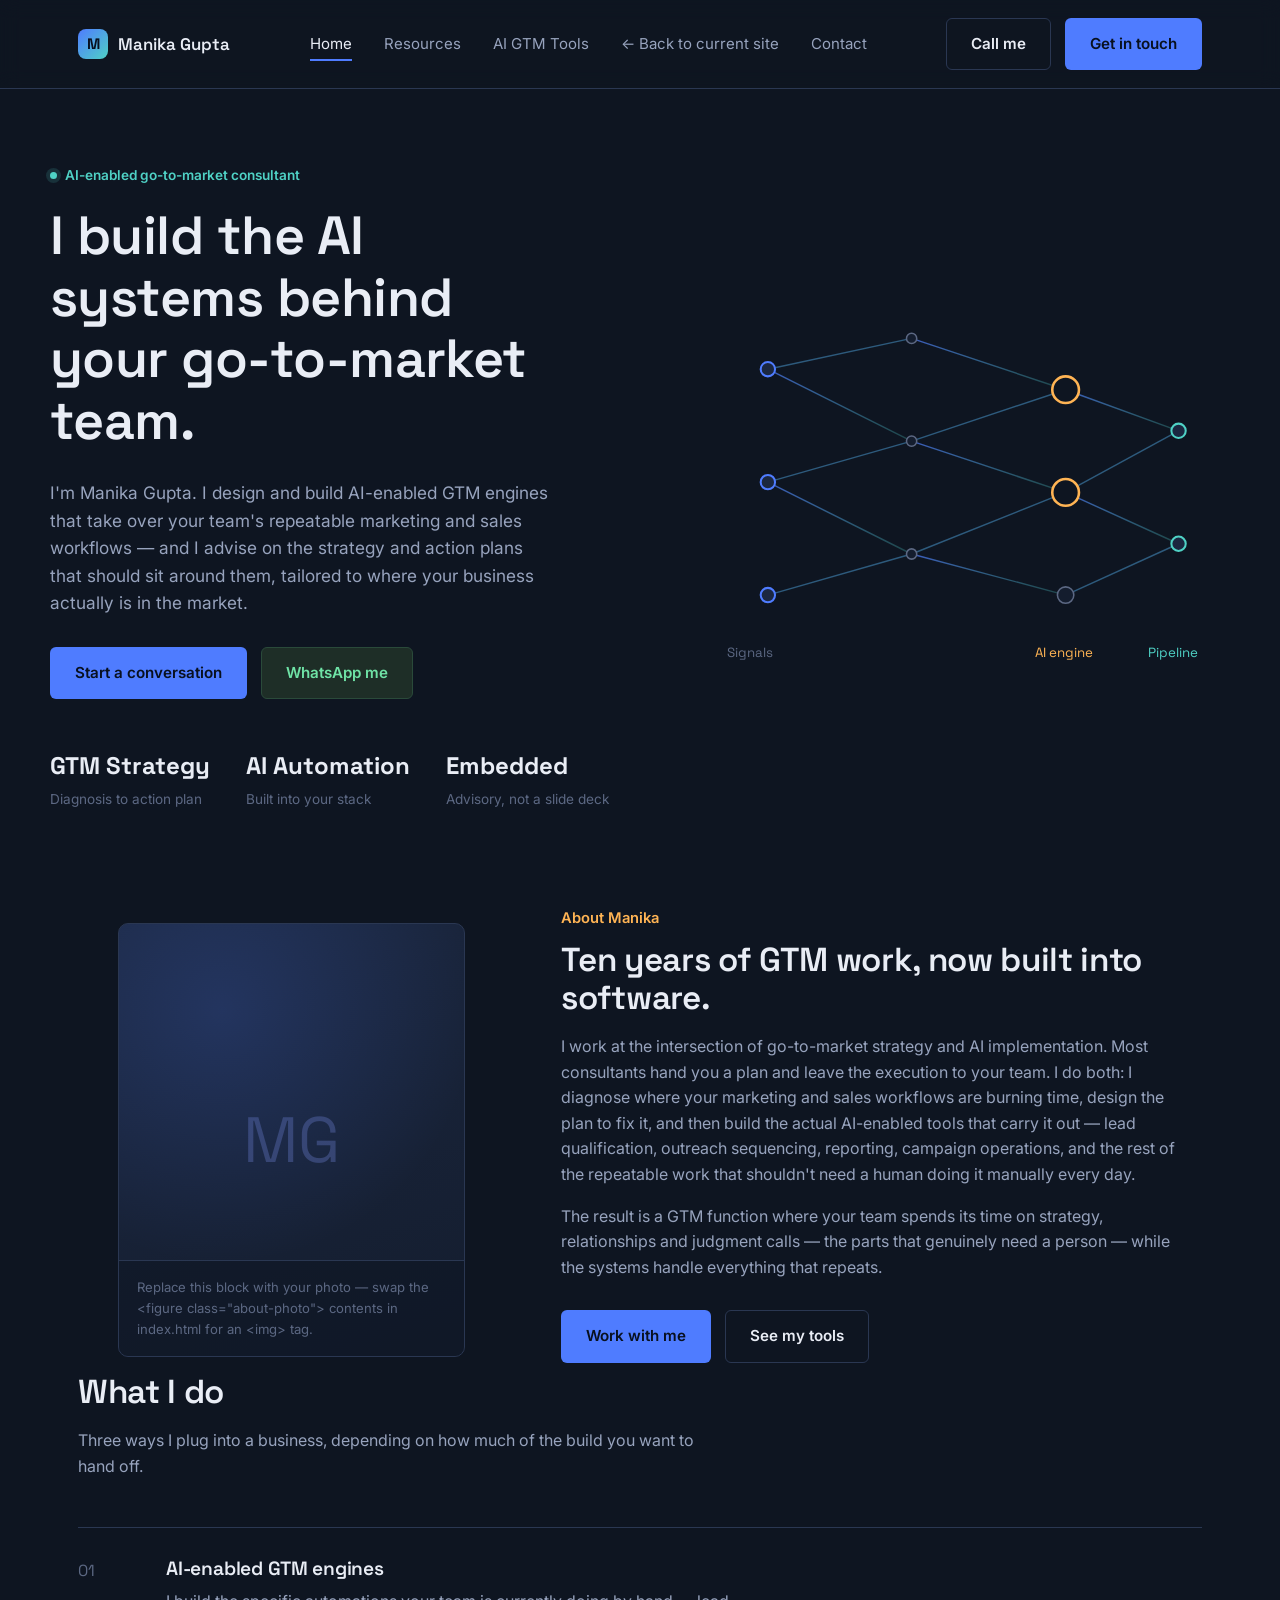
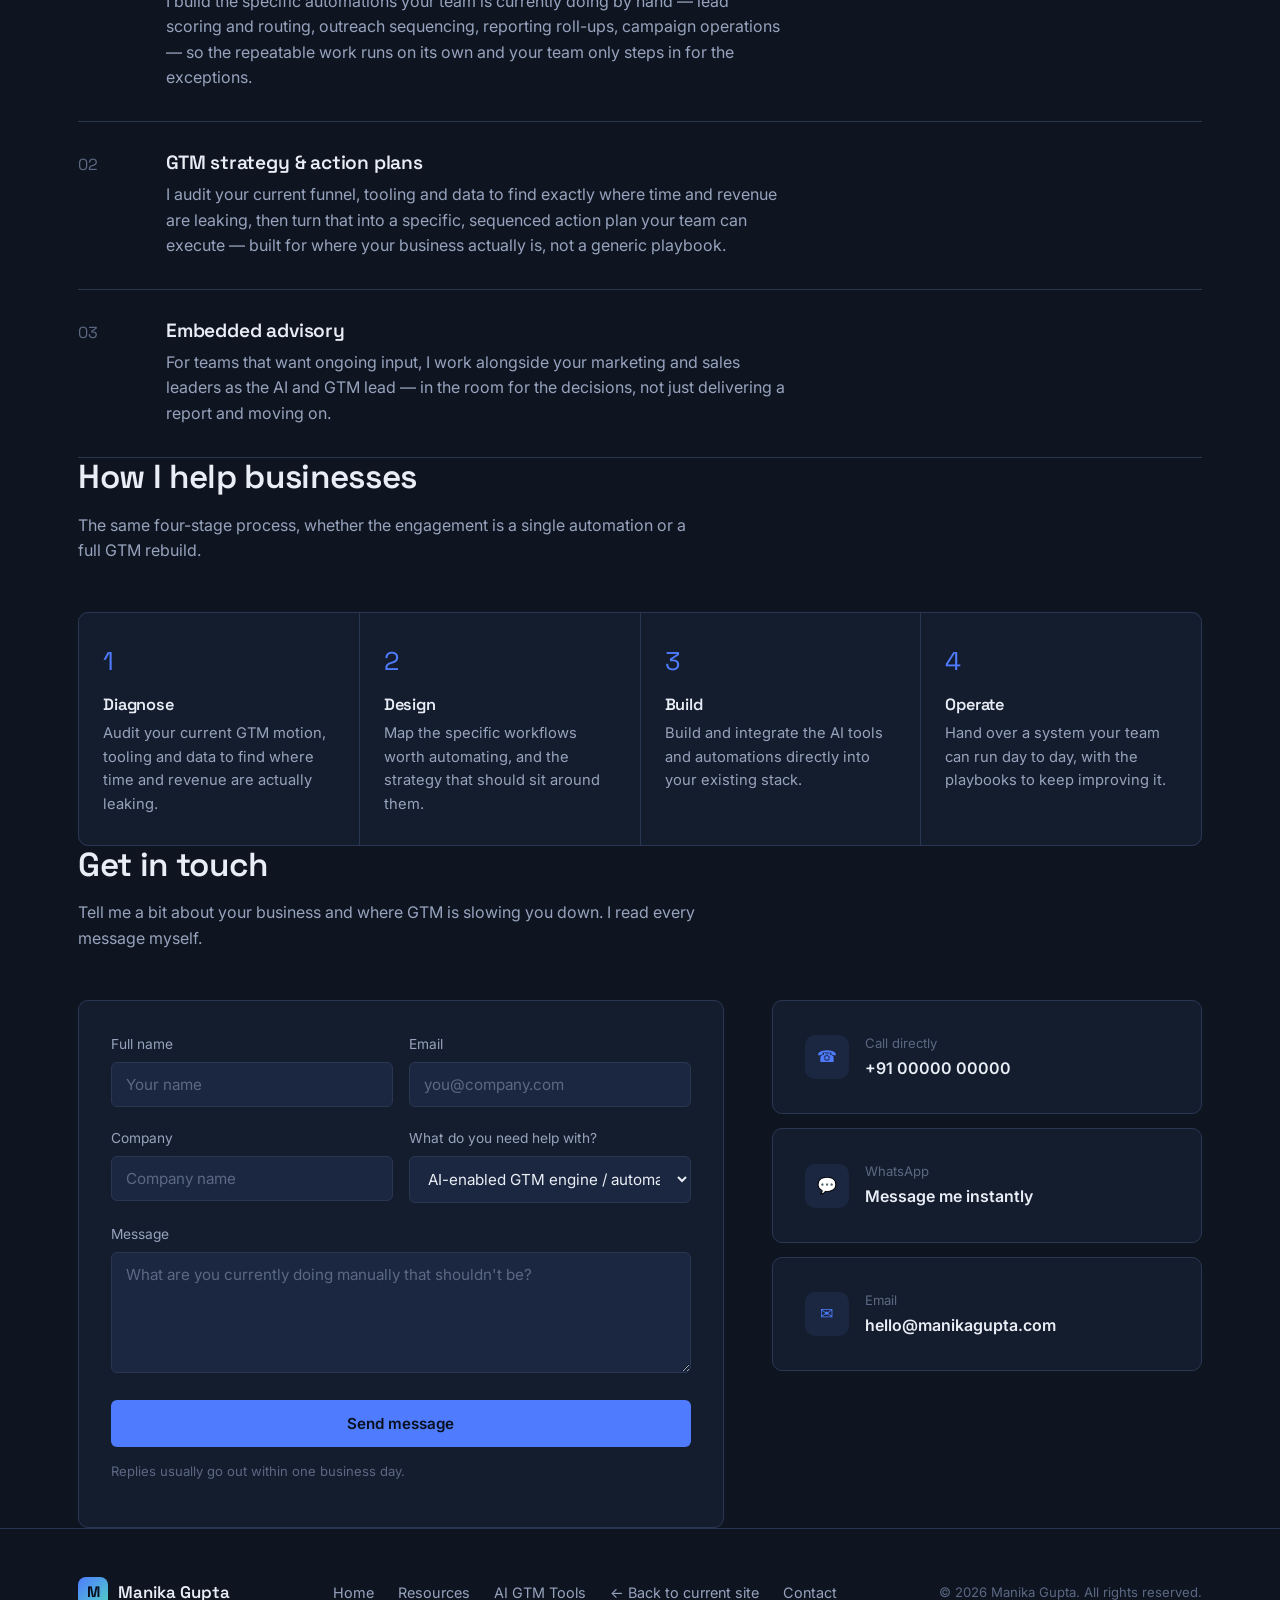
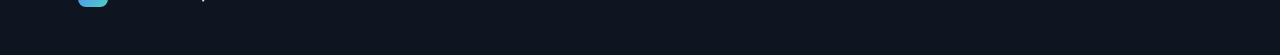
<file: legacy/index.html>
<!DOCTYPE html>
<html lang="en">
<head>
<meta charset="UTF-8">
<meta name="viewport" content="width=device-width, initial-scale=1.0">
<title>Manika Gupta — AI-Enabled Go-to-Market Consultant</title>
<meta name="description" content="Manika Gupta builds AI-enabled GTM engines and advises businesses on the action plans and go-to-market strategy behind them.">
<link rel="icon" href="data:image/svg+xml,<svg xmlns=%22http://www.w3.org/2000/svg%22 viewBox=%220 0 100 100%22><rect width=%22100%22 height=%22100%22 rx=%2220%22 fill=%22%234F7CFF%22/><text x=%2250%22 y=%2266%22 font-size=%2255%22 text-anchor=%22middle%22 fill=%22%2308101F%22 font-family=%22sans-serif%22 font-weight=%22700%22>M</text></svg>">
<link rel="preconnect" href="https://fonts.googleapis.com">
<link rel="preconnect" href="https://fonts.gstatic.com" crossorigin>
<link href="https://fonts.googleapis.com/css2?family=Space+Grotesk:wght@500;600;700&family=Inter:wght@400;500;600&display=swap" rel="stylesheet">
<link rel="stylesheet" href="css/styles.css">
</head>
<body>

<header class="site-header">
  <nav class="nav">
    <a href="index.html" class="brand"><span class="mark">M</span> Manika Gupta</a>
    <button class="nav-toggle" aria-label="Toggle menu" aria-expanded="false">☰</button>
    <ul class="nav-links">
      <li><a href="index.html" aria-current="page">Home</a></li>
      <li><a href="resources.html">Resources</a></li>
      <li><a href="tools.html">AI GTM Tools</a></li>
      <li><a href="../index.html">← Back to current site</a></li>
      <li><a href="index.html#contact">Contact</a></li>
    </ul>
    <div class="nav-actions">
      <a href="tel:+910000000000" class="btn btn-ghost">Call me</a>
      <a href="index.html#contact" class="btn btn-primary">Get in touch</a>
    </div>
  </nav>
</header>

<main>

  <!-- ===================== HERO ===================== -->
  <section class="hero container">
    <div class="hero-copy">
      <div class="hero-tag">AI-enabled go-to-market consultant</div>
      <h1>I build the AI systems behind your go-to-market team.</h1>
      <p class="lede">I'm Manika Gupta. I design and build AI-enabled GTM engines that take over your team's repeatable marketing and sales workflows — and I advise on the strategy and action plans that should sit around them, tailored to where your business actually is in the market.</p>
      <div class="hero-actions">
        <a href="index.html#contact" class="btn btn-primary">Start a conversation</a>
        <a href="https://wa.me/910000000000?text=Hi%20Manika%2C%20I%27d%20like%20to%20talk%20about%20GTM%20automation" class="btn btn-whatsapp" target="_blank" rel="noopener">WhatsApp me</a>
      </div>
      <div class="hero-stats">
        <div><strong>GTM Strategy</strong><span>Diagnosis to action plan</span></div>
        <div><strong>AI Automation</strong><span>Built into your stack</span></div>
        <div><strong>Embedded</strong><span>Advisory, not a slide deck</span></div>
      </div>
    </div>

    <div class="hero-art" aria-hidden="true">
      <svg viewBox="0 0 520 460" xmlns="http://www.w3.org/2000/svg">
        <defs>
          <linearGradient id="edge" x1="0" y1="0" x2="1" y2="1">
            <stop offset="0%" stop-color="#4F7CFF" stop-opacity="0.7"/>
            <stop offset="100%" stop-color="#4FD1C5" stop-opacity="0.25"/>
          </linearGradient>
        </defs>
        <g stroke="url(#edge)" stroke-width="1.4" fill="none">
          <path d="M70,120 L210,90"/>
          <path d="M70,120 L210,190"/>
          <path d="M70,230 L210,190"/>
          <path d="M70,230 L210,300"/>
          <path d="M70,340 L210,300"/>
          <path d="M210,90 L360,140"/>
          <path d="M210,190 L360,140"/>
          <path d="M210,190 L360,240"/>
          <path d="M210,300 L360,240"/>
          <path d="M210,300 L360,340"/>
          <path d="M360,140 L470,180"/>
          <path d="M360,240 L470,180"/>
          <path d="M360,240 L470,290"/>
          <path d="M360,340 L470,290"/>
        </g>
        <g>
          <circle cx="70" cy="120" r="7" fill="#1B2740" stroke="#4F7CFF" stroke-width="2"/>
          <circle cx="70" cy="230" r="7" fill="#1B2740" stroke="#4F7CFF" stroke-width="2"/>
          <circle cx="70" cy="340" r="7" fill="#1B2740" stroke="#4F7CFF" stroke-width="2"/>

          <circle cx="210" cy="90" r="5" fill="#141D2E" stroke="#5C6883" stroke-width="1.5"/>
          <circle cx="210" cy="190" r="5" fill="#141D2E" stroke="#5C6883" stroke-width="1.5"/>
          <circle cx="210" cy="300" r="5" fill="#141D2E" stroke="#5C6883" stroke-width="1.5"/>

          <circle cx="360" cy="140" r="13" fill="#0E1521" stroke="#FFB454" stroke-width="2.5"/>
          <circle cx="360" cy="240" r="13" fill="#0E1521" stroke="#FFB454" stroke-width="2.5"/>
          <circle cx="360" cy="340" r="8" fill="#141D2E" stroke="#5C6883" stroke-width="1.5"/>

          <circle cx="470" cy="180" r="7" fill="#1B2740" stroke="#4FD1C5" stroke-width="2"/>
          <circle cx="470" cy="290" r="7" fill="#1B2740" stroke="#4FD1C5" stroke-width="2"/>
        </g>
        <text x="30" y="400" font-family="Space Grotesk, sans-serif" font-size="13" fill="#5C6883">Signals</text>
        <text x="330" y="400" font-family="Space Grotesk, sans-serif" font-size="13" fill="#FFB454">AI engine</text>
        <text x="440" y="400" font-family="Space Grotesk, sans-serif" font-size="13" fill="#4FD1C5">Pipeline</text>
      </svg>
    </div>
  </section>

  <!-- ===================== ABOUT ===================== -->
  <section class="about container">
    <figure class="about-photo">
      <span class="initials">MG</span>
      <figcaption>Replace this block with your photo — swap the &lt;figure class="about-photo"&gt; contents in index.html for an &lt;img&gt; tag.</figcaption>
    </figure>
    <div class="about-copy">
      <div class="role">About Manika</div>
      <h2>Ten years of GTM work, now built into software.</h2>
      <p>I work at the intersection of go-to-market strategy and AI implementation. Most consultants hand you a plan and leave the execution to your team. I do both: I diagnose where your marketing and sales workflows are burning time, design the plan to fix it, and then build the actual AI-enabled tools that carry it out — lead qualification, outreach sequencing, reporting, campaign operations, and the rest of the repeatable work that shouldn't need a human doing it manually every day.</p>
      <p>The result is a GTM function where your team spends its time on strategy, relationships and judgment calls — the parts that genuinely need a person — while the systems handle everything that repeats.</p>
      <div class="hero-actions">
        <a href="index.html#contact" class="btn btn-primary">Work with me</a>
        <a href="tools.html" class="btn btn-ghost">See my tools</a>
      </div>
    </div>
  </section>

  <!-- ===================== WHAT I DO ===================== -->
  <section class="container">
    <div class="section-head">
      <h2>What I do</h2>
      <p>Three ways I plug into a business, depending on how much of the build you want to hand off.</p>
    </div>
    <div class="offer-list">
      <div class="offer-item">
        <div class="offer-num">01</div>
        <div>
          <h3>AI-enabled GTM engines</h3>
          <p>I build the specific automations your team is currently doing by hand — lead scoring and routing, outreach sequencing, reporting roll-ups, campaign operations — so the repeatable work runs on its own and your team only steps in for the exceptions.</p>
        </div>
      </div>
      <div class="offer-item">
        <div class="offer-num">02</div>
        <div>
          <h3>GTM strategy &amp; action plans</h3>
          <p>I audit your current funnel, tooling and data to find exactly where time and revenue are leaking, then turn that into a specific, sequenced action plan your team can execute — built for where your business actually is, not a generic playbook.</p>
        </div>
      </div>
      <div class="offer-item">
        <div class="offer-num">03</div>
        <div>
          <h3>Embedded advisory</h3>
          <p>For teams that want ongoing input, I work alongside your marketing and sales leaders as the AI and GTM lead — in the room for the decisions, not just delivering a report and moving on.</p>
        </div>
      </div>
    </div>
  </section>

  <!-- ===================== PROCESS ===================== -->
  <section class="container">
    <div class="section-head">
      <h2>How I help businesses</h2>
      <p>The same four-stage process, whether the engagement is a single automation or a full GTM rebuild.</p>
    </div>
    <div class="process">
      <div class="process-step">
        <div class="n">1</div>
        <h3>Diagnose</h3>
        <p>Audit your current GTM motion, tooling and data to find where time and revenue are actually leaking.</p>
      </div>
      <div class="process-step">
        <div class="n">2</div>
        <h3>Design</h3>
        <p>Map the specific workflows worth automating, and the strategy that should sit around them.</p>
      </div>
      <div class="process-step">
        <div class="n">3</div>
        <h3>Build</h3>
        <p>Build and integrate the AI tools and automations directly into your existing stack.</p>
      </div>
      <div class="process-step">
        <div class="n">4</div>
        <h3>Operate</h3>
        <p>Hand over a system your team can run day to day, with the playbooks to keep improving it.</p>
      </div>
    </div>
  </section>

  <!-- ===================== CONTACT ===================== -->
  <section class="container" id="contact">
    <div class="section-head">
      <h2>Get in touch</h2>
      <p>Tell me a bit about your business and where GTM is slowing you down. I read every message myself.</p>
    </div>
    <div class="contact-wrap">
      <div class="card">
        <!--
          Connect this form to Formspree (or any form backend) by
          replacing YOUR_FORM_ID below with your real form ID from
          https://formspree.io — see js/main.js for details.
        -->
        <form data-contact-form action="https://formspree.io/f/YOUR_FORM_ID" method="POST">
          <div class="field-row">
            <div class="field">
              <label for="name">Full name</label>
              <input id="name" name="name" type="text" placeholder="Your name" required>
            </div>
            <div class="field">
              <label for="email">Email</label>
              <input id="email" name="email" type="email" placeholder="you@company.com" required>
            </div>
          </div>
          <div class="field-row">
            <div class="field">
              <label for="company">Company</label>
              <input id="company" name="company" type="text" placeholder="Company name">
            </div>
            <div class="field">
              <label for="topic">What do you need help with?</label>
              <select id="topic" name="topic">
                <option>AI-enabled GTM engine / automation</option>
                <option>GTM strategy &amp; action plan</option>
                <option>Embedded advisory</option>
                <option>Something else</option>
              </select>
            </div>
          </div>
          <div class="field">
            <label for="message">Message</label>
            <textarea id="message" name="message" rows="5" placeholder="What are you currently doing manually that shouldn't be?" required></textarea>
          </div>
          <button type="submit" class="btn btn-primary btn-block">Send message</button>
          <p class="form-status" role="status"></p>
          <p class="form-note">Replies usually go out within one business day.</p>
        </form>
      </div>

      <div class="contact-direct">
        <a class="card" href="tel:+910000000000">
          <div class="icon">☎</div>
          <div><div class="label">Call directly</div><div class="value">+91 00000 00000</div></div>
        </a>
        <a class="card" href="https://wa.me/910000000000" target="_blank" rel="noopener">
          <div class="icon">💬</div>
          <div><div class="label">WhatsApp</div><div class="value">Message me instantly</div></div>
        </a>
        <a class="card" href="mailto:hello@manikagupta.com">
          <div class="icon">✉</div>
          <div><div class="label">Email</div><div class="value">hello@manikagupta.com</div></div>
        </a>
      </div>
    </div>
  </section>

</main>

<footer class="site-footer">
  <div class="container footer-wrap">
    <div class="brand"><span class="mark">M</span> Manika Gupta</div>
    <ul class="footer-links">
      <li><a href="index.html">Home</a></li>
      <li><a href="resources.html">Resources</a></li>
      <li><a href="tools.html">AI GTM Tools</a></li>
      <li><a href="../index.html">← Back to current site</a></li>
      <li><a href="index.html#contact">Contact</a></li>
    </ul>
    <div class="footer-small">© 2026 Manika Gupta. All rights reserved.</div>
  </div>
</footer>

<script src="js/main.js"></script>
</body>
</html>
</file>
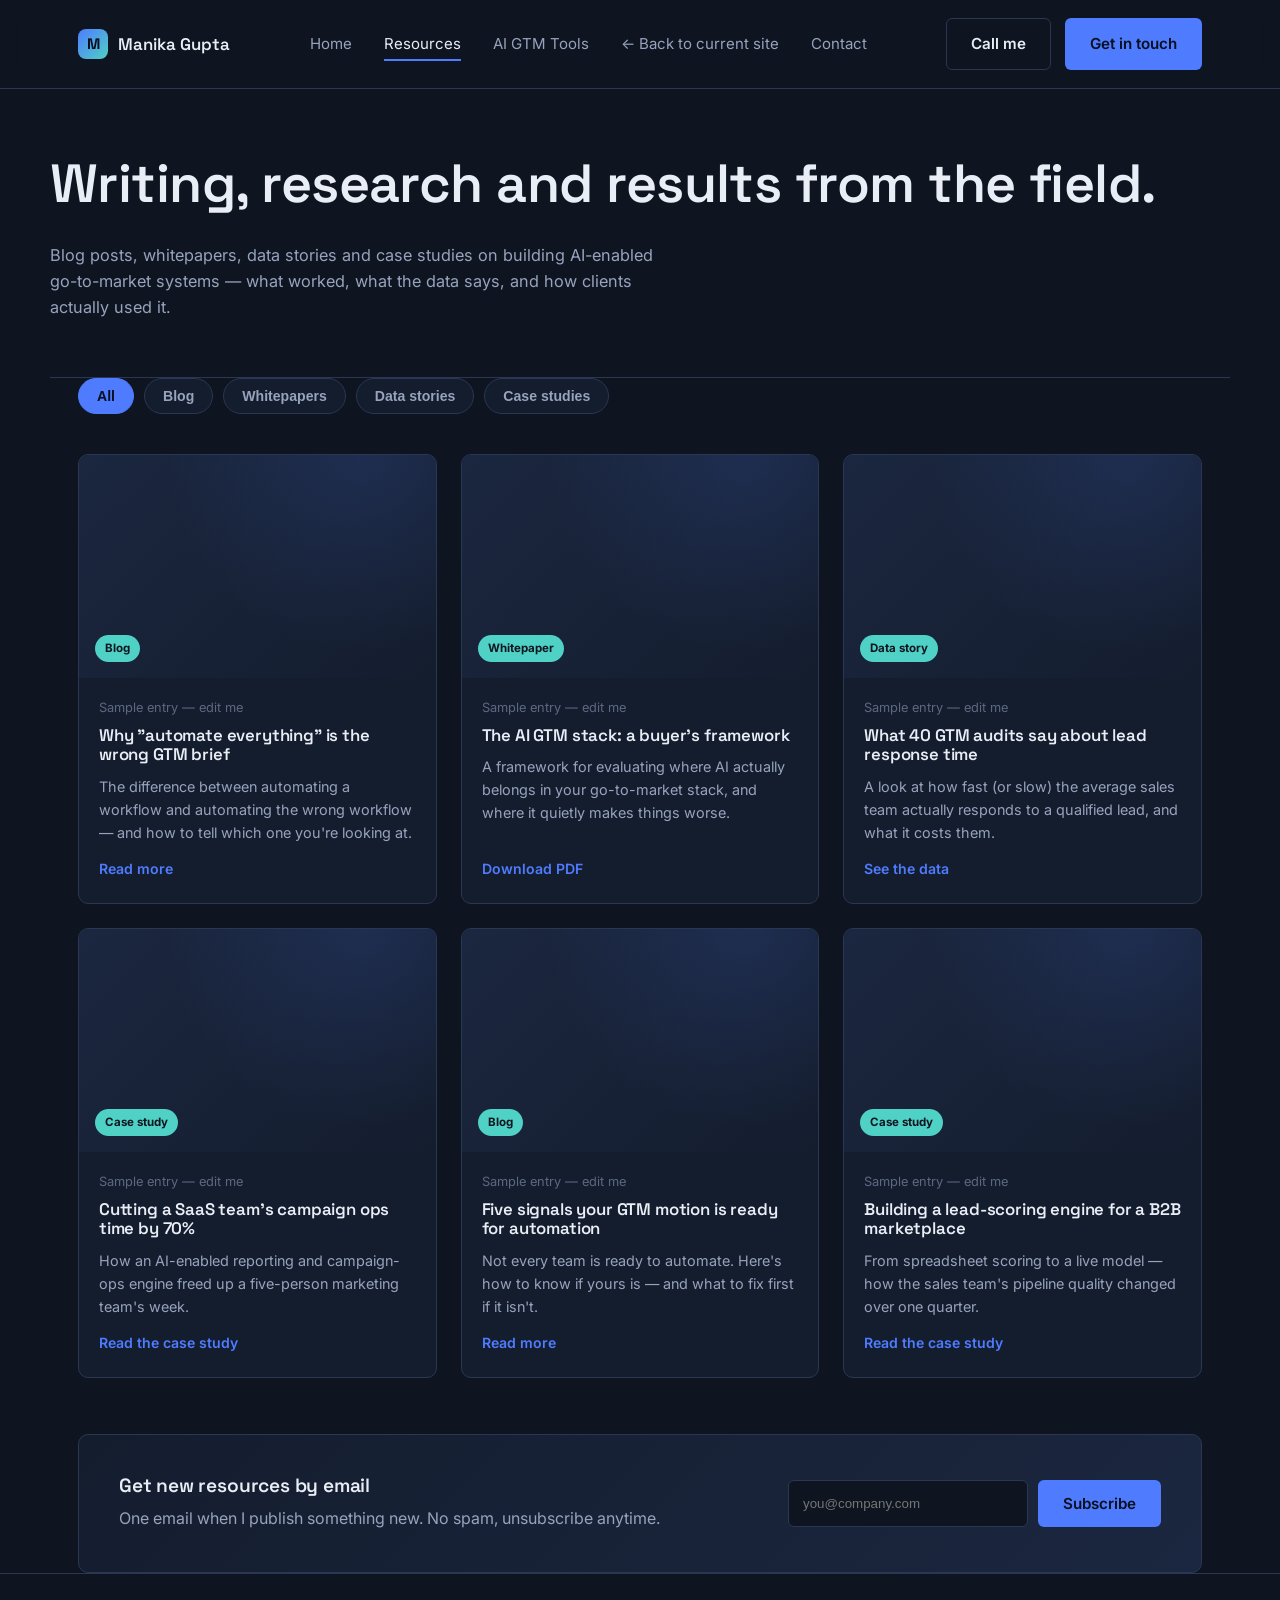
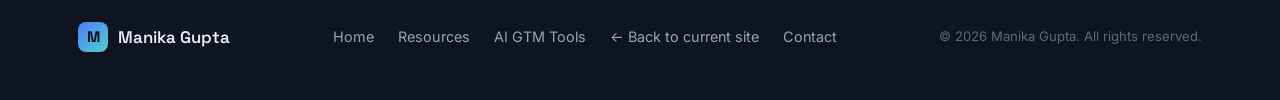
<file: legacy/resources.html>
<!DOCTYPE html>
<html lang="en">
<head>
<meta charset="UTF-8">
<meta name="viewport" content="width=device-width, initial-scale=1.0">
<title>Resources — Manika Gupta</title>
<meta name="description" content="Blogs, whitepapers, data stories and case studies on AI-enabled go-to-market strategy, from Manika Gupta.">
<link rel="icon" href="data:image/svg+xml,<svg xmlns=%22http://www.w3.org/2000/svg%22 viewBox=%220 0 100 100%22><rect width=%22100%22 height=%22100%22 rx=%2220%22 fill=%22%234F7CFF%22/><text x=%2250%22 y=%2266%22 font-size=%2255%22 text-anchor=%22middle%22 fill=%22%2308101F%22 font-family=%22sans-serif%22 font-weight=%22700%22>M</text></svg>">
<link rel="preconnect" href="https://fonts.googleapis.com">
<link rel="preconnect" href="https://fonts.gstatic.com" crossorigin>
<link href="https://fonts.googleapis.com/css2?family=Space+Grotesk:wght@500;600;700&family=Inter:wght@400;500;600&display=swap" rel="stylesheet">
<link rel="stylesheet" href="css/styles.css">
</head>
<body>

<header class="site-header">
  <nav class="nav">
    <a href="index.html" class="brand"><span class="mark">M</span> Manika Gupta</a>
    <button class="nav-toggle" aria-label="Toggle menu" aria-expanded="false">☰</button>
    <ul class="nav-links">
      <li><a href="index.html">Home</a></li>
      <li><a href="resources.html" aria-current="page">Resources</a></li>
      <li><a href="tools.html">AI GTM Tools</a></li>
      <li><a href="../index.html">← Back to current site</a></li>
      <li><a href="index.html#contact">Contact</a></li>
    </ul>
    <div class="nav-actions">
      <a href="tel:+910000000000" class="btn btn-ghost">Call me</a>
      <a href="index.html#contact" class="btn btn-primary">Get in touch</a>
    </div>
  </nav>
</header>

<main>
  <section class="page-hero container">
    <h1>Writing, research and results from the field.</h1>
    <p>Blog posts, whitepapers, data stories and case studies on building AI-enabled go-to-market systems — what worked, what the data says, and how clients actually used it.</p>
  </section>

  <section class="container">
    <div class="tabs" role="tablist" aria-label="Filter resources">
      <button class="tab-btn active" data-filter="all">All</button>
      <button class="tab-btn" data-filter="blog">Blog</button>
      <button class="tab-btn" data-filter="whitepaper">Whitepapers</button>
      <button class="tab-btn" data-filter="data-story">Data stories</button>
      <button class="tab-btn" data-filter="case-study">Case studies</button>
    </div>

    <!--
      Each card below is a placeholder — duplicate a <article class="res-card">
      block and edit the text, kind label, and data-category to publish a
      new piece. Link the "Read more" anchor to the full post/PDF once it exists.
    -->
    <div class="grid-3">

      <article class="res-card" data-category="blog">
        <div class="thumb"><span class="kind">Blog</span></div>
        <div class="body">
          <div class="meta">Sample entry — edit me</div>
          <h3>Why "automate everything" is the wrong GTM brief</h3>
          <p>The difference between automating a workflow and automating the wrong workflow — and how to tell which one you're looking at.</p>
          <a href="#" class="read">Read more</a>
        </div>
      </article>

      <article class="res-card" data-category="whitepaper">
        <div class="thumb"><span class="kind">Whitepaper</span></div>
        <div class="body">
          <div class="meta">Sample entry — edit me</div>
          <h3>The AI GTM stack: a buyer's framework</h3>
          <p>A framework for evaluating where AI actually belongs in your go-to-market stack, and where it quietly makes things worse.</p>
          <a href="#" class="read">Download PDF</a>
        </div>
      </article>

      <article class="res-card" data-category="data-story">
        <div class="thumb"><span class="kind">Data story</span></div>
        <div class="body">
          <div class="meta">Sample entry — edit me</div>
          <h3>What 40 GTM audits say about lead response time</h3>
          <p>A look at how fast (or slow) the average sales team actually responds to a qualified lead, and what it costs them.</p>
          <a href="#" class="read">See the data</a>
        </div>
      </article>

      <article class="res-card" data-category="case-study">
        <div class="thumb"><span class="kind">Case study</span></div>
        <div class="body">
          <div class="meta">Sample entry — edit me</div>
          <h3>Cutting a SaaS team's campaign ops time by 70%</h3>
          <p>How an AI-enabled reporting and campaign-ops engine freed up a five-person marketing team's week.</p>
          <a href="#" class="read">Read the case study</a>
        </div>
      </article>

      <article class="res-card" data-category="blog">
        <div class="thumb"><span class="kind">Blog</span></div>
        <div class="body">
          <div class="meta">Sample entry — edit me</div>
          <h3>Five signals your GTM motion is ready for automation</h3>
          <p>Not every team is ready to automate. Here's how to know if yours is — and what to fix first if it isn't.</p>
          <a href="#" class="read">Read more</a>
        </div>
      </article>

      <article class="res-card" data-category="case-study">
        <div class="thumb"><span class="kind">Case study</span></div>
        <div class="body">
          <div class="meta">Sample entry — edit me</div>
          <h3>Building a lead-scoring engine for a B2B marketplace</h3>
          <p>From spreadsheet scoring to a live model — how the sales team's pipeline quality changed over one quarter.</p>
          <a href="#" class="read">Read the case study</a>
        </div>
      </article>

    </div>

    <div class="newsletter mt-lg">
      <div>
        <h3>Get new resources by email</h3>
        <p style="margin-bottom:0;">One email when I publish something new. No spam, unsubscribe anytime.</p>
      </div>
      <form data-contact-form action="https://formspree.io/f/YOUR_FORM_ID" method="POST">
        <input type="email" name="email" placeholder="you@company.com" required>
        <button type="submit" class="btn btn-primary">Subscribe</button>
      </form>
    </div>
  </section>
</main>

<footer class="site-footer">
  <div class="container footer-wrap">
    <div class="brand"><span class="mark">M</span> Manika Gupta</div>
    <ul class="footer-links">
      <li><a href="index.html">Home</a></li>
      <li><a href="resources.html">Resources</a></li>
      <li><a href="tools.html">AI GTM Tools</a></li>
      <li><a href="../index.html">← Back to current site</a></li>
      <li><a href="index.html#contact">Contact</a></li>
    </ul>
    <div class="footer-small">© 2026 Manika Gupta. All rights reserved.</div>
  </div>
</footer>

<script src="js/main.js"></script>
</body>
</html>
</file>
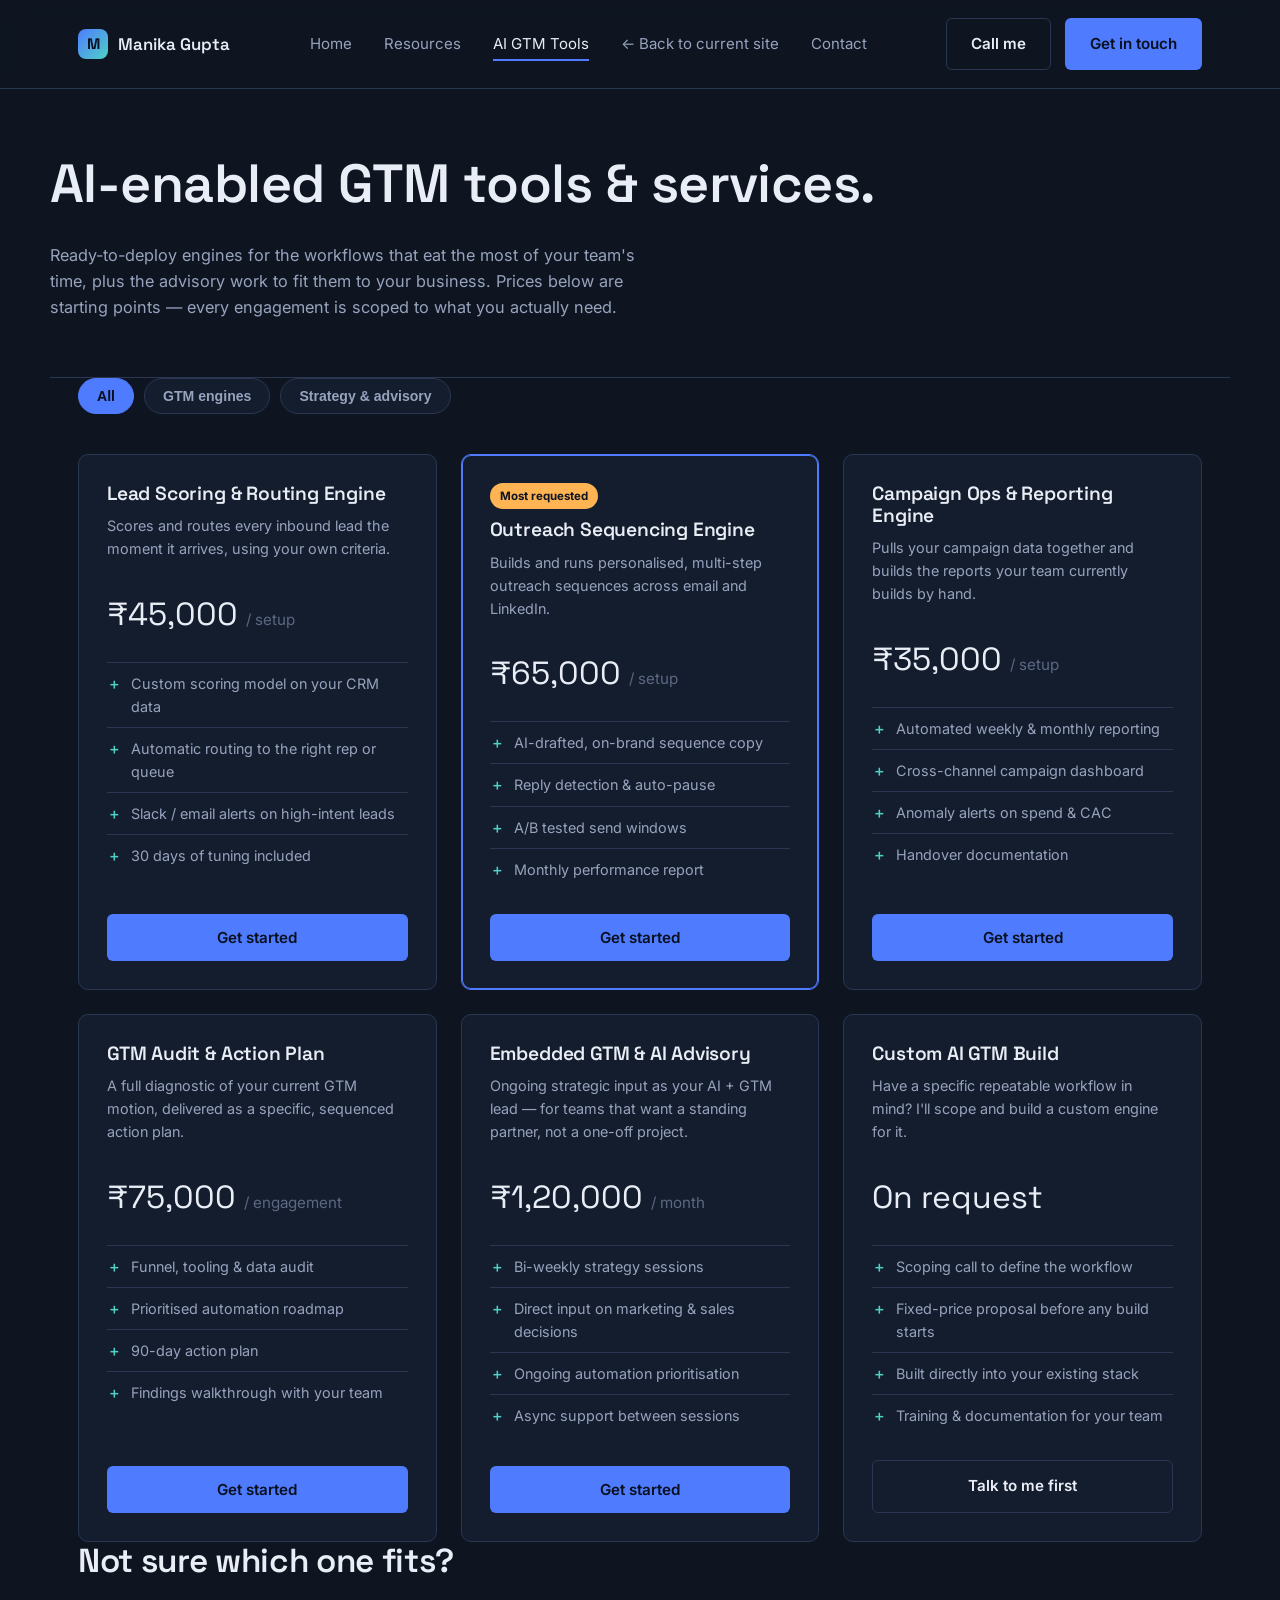
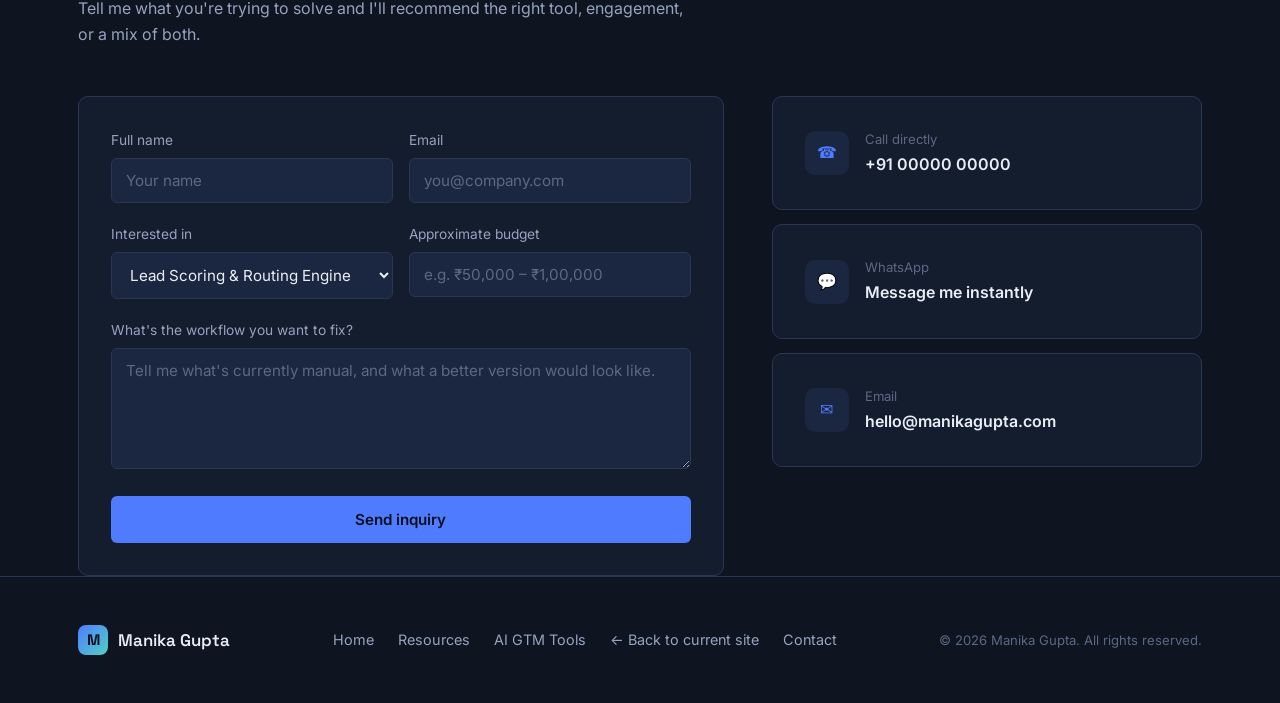
<file: legacy/tools.html>
<!DOCTYPE html>
<html lang="en">
<head>
<meta charset="UTF-8">
<meta name="viewport" content="width=device-width, initial-scale=1.0">
<title>AI GTM Tools &amp; Services — Manika Gupta</title>
<meta name="description" content="AI-enabled GTM engines and services built by Manika Gupta, ready to plug into your marketing and sales workflows.">
<link rel="icon" href="data:image/svg+xml,<svg xmlns=%22http://www.w3.org/2000/svg%22 viewBox=%220 0 100 100%22><rect width=%22100%22 height=%22100%22 rx=%2220%22 fill=%22%234F7CFF%22/><text x=%2250%22 y=%2266%22 font-size=%2255%22 text-anchor=%22middle%22 fill=%22%2308101F%22 font-family=%22sans-serif%22 font-weight=%22700%22>M</text></svg>">
<link rel="preconnect" href="https://fonts.googleapis.com">
<link rel="preconnect" href="https://fonts.gstatic.com" crossorigin>
<link href="https://fonts.googleapis.com/css2?family=Space+Grotesk:wght@500;600;700&family=Inter:wght@400;500;600&display=swap" rel="stylesheet">
<link rel="stylesheet" href="css/styles.css">
</head>
<body>

<header class="site-header">
  <nav class="nav">
    <a href="index.html" class="brand"><span class="mark">M</span> Manika Gupta</a>
    <button class="nav-toggle" aria-label="Toggle menu" aria-expanded="false">☰</button>
    <ul class="nav-links">
      <li><a href="index.html">Home</a></li>
      <li><a href="resources.html">Resources</a></li>
      <li><a href="tools.html" aria-current="page">AI GTM Tools</a></li>
      <li><a href="../index.html">← Back to current site</a></li>
      <li><a href="#inquire">Contact</a></li>
    </ul>
    <div class="nav-actions">
      <a href="tel:+910000000000" class="btn btn-ghost">Call me</a>
      <a href="#inquire" class="btn btn-primary">Get in touch</a>
    </div>
  </nav>
</header>

<main>
  <section class="page-hero container">
    <h1>AI-enabled GTM tools &amp; services.</h1>
    <p>Ready-to-deploy engines for the workflows that eat the most of your team's time, plus the advisory work to fit them to your business. Prices below are starting points — every engagement is scoped to what you actually need.</p>
  </section>

  <section class="container">
    <div class="tabs" role="tablist" aria-label="Filter tools">
      <button class="tab-btn active" data-filter="all">All</button>
      <button class="tab-btn" data-filter="engine">GTM engines</button>
      <button class="tab-btn" data-filter="advisory">Strategy &amp; advisory</button>
    </div>

    <!--
      Duplicate a .tool-card block to add a new tool or service.
      Add data-checkout, data-name and data-price to any button to
      wire it into the payment-summary modal at the bottom of this page.
    -->
    <div class="grid-3">

      <div class="tool-card" data-category="engine">
        <h3>Lead Scoring &amp; Routing Engine</h3>
        <p style="font-size:0.9rem;">Scores and routes every inbound lead the moment it arrives, using your own criteria.</p>
        <div class="price">₹45,000 <span>/ setup</span></div>
        <ul>
          <li>Custom scoring model on your CRM data</li>
          <li>Automatic routing to the right rep or queue</li>
          <li>Slack / email alerts on high-intent leads</li>
          <li>30 days of tuning included</li>
        </ul>
        <button class="btn btn-primary btn-block" data-checkout data-name="Lead Scoring & Routing Engine" data-price="₹45,000">Get started</button>
      </div>

      <div class="tool-card featured" data-category="engine">
        <div class="badge">Most requested</div>
        <h3>Outreach Sequencing Engine</h3>
        <p style="font-size:0.9rem;">Builds and runs personalised, multi-step outreach sequences across email and LinkedIn.</p>
        <div class="price">₹65,000 <span>/ setup</span></div>
        <ul>
          <li>AI-drafted, on-brand sequence copy</li>
          <li>Reply detection &amp; auto-pause</li>
          <li>A/B tested send windows</li>
          <li>Monthly performance report</li>
        </ul>
        <button class="btn btn-primary btn-block" data-checkout data-name="Outreach Sequencing Engine" data-price="₹65,000">Get started</button>
      </div>

      <div class="tool-card" data-category="engine">
        <h3>Campaign Ops &amp; Reporting Engine</h3>
        <p style="font-size:0.9rem;">Pulls your campaign data together and builds the reports your team currently builds by hand.</p>
        <div class="price">₹35,000 <span>/ setup</span></div>
        <ul>
          <li>Automated weekly &amp; monthly reporting</li>
          <li>Cross-channel campaign dashboard</li>
          <li>Anomaly alerts on spend &amp; CAC</li>
          <li>Handover documentation</li>
        </ul>
        <button class="btn btn-primary btn-block" data-checkout data-name="Campaign Ops & Reporting Engine" data-price="₹35,000">Get started</button>
      </div>

      <div class="tool-card" data-category="advisory">
        <h3>GTM Audit &amp; Action Plan</h3>
        <p style="font-size:0.9rem;">A full diagnostic of your current GTM motion, delivered as a specific, sequenced action plan.</p>
        <div class="price">₹75,000 <span>/ engagement</span></div>
        <ul>
          <li>Funnel, tooling &amp; data audit</li>
          <li>Prioritised automation roadmap</li>
          <li>90-day action plan</li>
          <li>Findings walkthrough with your team</li>
        </ul>
        <button class="btn btn-primary btn-block" data-checkout data-name="GTM Audit & Action Plan" data-price="₹75,000">Get started</button>
      </div>

      <div class="tool-card" data-category="advisory">
        <h3>Embedded GTM &amp; AI Advisory</h3>
        <p style="font-size:0.9rem;">Ongoing strategic input as your AI + GTM lead — for teams that want a standing partner, not a one-off project.</p>
        <div class="price">₹1,20,000 <span>/ month</span></div>
        <ul>
          <li>Bi-weekly strategy sessions</li>
          <li>Direct input on marketing &amp; sales decisions</li>
          <li>Ongoing automation prioritisation</li>
          <li>Async support between sessions</li>
        </ul>
        <button class="btn btn-primary btn-block" data-checkout data-name="Embedded GTM & AI Advisory" data-price="₹1,20,000 / month">Get started</button>
      </div>

      <div class="tool-card" data-category="engine">
        <h3>Custom AI GTM Build</h3>
        <p style="font-size:0.9rem;">Have a specific repeatable workflow in mind? I'll scope and build a custom engine for it.</p>
        <div class="price">On request</div>
        <ul>
          <li>Scoping call to define the workflow</li>
          <li>Fixed-price proposal before any build starts</li>
          <li>Built directly into your existing stack</li>
          <li>Training &amp; documentation for your team</li>
        </ul>
        <a href="#inquire" class="btn btn-ghost btn-block">Talk to me first</a>
      </div>

    </div>
  </section>

  <!-- ===================== INQUIRY FORM ===================== -->
  <section class="container" id="inquire">
    <div class="section-head">
      <h2>Not sure which one fits?</h2>
      <p>Tell me what you're trying to solve and I'll recommend the right tool, engagement, or a mix of both.</p>
    </div>
    <div class="contact-wrap">
      <div class="card">
        <form data-contact-form action="https://formspree.io/f/YOUR_FORM_ID" method="POST">
          <div class="field-row">
            <div class="field">
              <label for="t-name">Full name</label>
              <input id="t-name" name="name" type="text" placeholder="Your name" required>
            </div>
            <div class="field">
              <label for="t-email">Email</label>
              <input id="t-email" name="email" type="email" placeholder="you@company.com" required>
            </div>
          </div>
          <div class="field-row">
            <div class="field">
              <label for="t-tool">Interested in</label>
              <select id="t-tool" name="tool_interest">
                <option>Lead Scoring & Routing Engine</option>
                <option>Outreach Sequencing Engine</option>
                <option>Campaign Ops & Reporting Engine</option>
                <option>GTM Audit & Action Plan</option>
                <option>Embedded GTM & AI Advisory</option>
                <option>Custom build / not sure yet</option>
              </select>
            </div>
            <div class="field">
              <label for="t-budget">Approximate budget</label>
              <input id="t-budget" name="budget" type="text" placeholder="e.g. ₹50,000 – ₹1,00,000">
            </div>
          </div>
          <div class="field">
            <label for="t-message">What's the workflow you want to fix?</label>
            <textarea id="t-message" name="message" rows="5" placeholder="Tell me what's currently manual, and what a better version would look like." required></textarea>
          </div>
          <button type="submit" class="btn btn-primary btn-block">Send inquiry</button>
          <p class="form-status" role="status"></p>
        </form>
      </div>

      <div class="contact-direct">
        <a class="card" href="tel:+910000000000">
          <div class="icon">☎</div>
          <div><div class="label">Call directly</div><div class="value">+91 00000 00000</div></div>
        </a>
        <a class="card" href="https://wa.me/910000000000" target="_blank" rel="noopener">
          <div class="icon">💬</div>
          <div><div class="label">WhatsApp</div><div class="value">Message me instantly</div></div>
        </a>
        <a class="card" href="mailto:hello@manikagupta.com">
          <div class="icon">✉</div>
          <div><div class="label">Email</div><div class="value">hello@manikagupta.com</div></div>
        </a>
      </div>
    </div>
  </section>
</main>

<footer class="site-footer">
  <div class="container footer-wrap">
    <div class="brand"><span class="mark">M</span> Manika Gupta</div>
    <ul class="footer-links">
      <li><a href="index.html">Home</a></li>
      <li><a href="resources.html">Resources</a></li>
      <li><a href="tools.html">AI GTM Tools</a></li>
      <li><a href="../index.html">← Back to current site</a></li>
      <li><a href="#inquire">Contact</a></li>
    </ul>
    <div class="footer-small">© 2026 Manika Gupta. All rights reserved.</div>
  </div>
</footer>

<!-- Payment summary modal — UI placeholder, see js/main.js for how to wire a real gateway -->
<div class="modal-backdrop">
  <div class="modal">
    <button class="modal-close" aria-label="Close">✕</button>
    <h3 data-modal-title>Tool name</h3>
    <p style="font-size:0.88rem;">This is a preview of the checkout summary. Connect a payment gateway (Razorpay, Stripe, or a hosted payment link) to accept real payments — see the comment in <code>js/main.js</code>.</p>
    <div class="sum"><span>Service</span><span data-modal-service>—</span></div>
    <div class="sum total"><span>Total due</span><span data-modal-price>—</span></div>
    <a href="#inquire" class="btn btn-primary btn-block" style="margin-top:20px;">Proceed via inquiry form</a>
  </div>
</div>

<script src="js/main.js"></script>
</body>
</html>
</file>
<file: legacy/css/styles.css>
/* ============================================================
   Manika Gupta — AI-Enabled GTM Consultant
   Design tokens
   ============================================================ */

:root{
  /* Color */
  --ink:        #0E1521;   /* base background — deep slate navy */
  --ink-2:      #141D2E;   /* raised surface */
  --ink-3:      #1B2740;   /* card / input surface */
  --line:       #2A3752;   /* hairline borders */
  --text:       #E9EDF5;   /* primary text */
  --text-dim:   #97A3BD;   /* secondary text */
  --text-faint: #5C6883;   /* tertiary / placeholder text */
  --blue:       #4F7CFF;   /* primary accent — signal blue */
  --blue-dim:   #35426b;
  --amber:      #FFB454;   /* secondary accent — warm counterpoint */
  --teal:       #4FD1C5;   /* tertiary accent, used sparingly */
  --good:       #4FD18C;

  /* Type */
  --font-head: "Space Grotesk", "Segoe UI", sans-serif;
  --font-body: "Inter", "Segoe UI", sans-serif;

  /* Layout */
  --max: 1180px;
  --radius: 10px;
  --radius-sm: 6px;
}

*,*::before,*::after{ box-sizing: border-box; }
html{ scroll-behavior: smooth; }

body{
  margin:0;
  background: var(--ink);
  color: var(--text);
  font-family: var(--font-body);
  font-size: 16px;
  line-height: 1.6;
  -webkit-font-smoothing: antialiased;
}

@media (prefers-reduced-motion: reduce){
  html{ scroll-behavior: auto; }
  *,*::before,*::after{ animation-duration: 0.01ms !important; transition-duration: 0.01ms !important; }
}

img{ max-width: 100%; display:block; }

a{ color: inherit; text-decoration: none; }

h1,h2,h3,h4{
  font-family: var(--font-head);
  font-weight: 600;
  line-height: 1.15;
  margin: 0 0 0.5em 0;
  letter-spacing: -0.01em;
}

h1{ font-size: clamp(2.1rem, 4.2vw, 3.4rem); }
h2{ font-size: clamp(1.6rem, 2.6vw, 2.2rem); }
h3{ font-size: 1.2rem; }

p{ margin: 0 0 1em 0; color: var(--text-dim); max-width: 62ch; }

.container{
  max-width: var(--max);
  margin: 0 auto;
  padding: 0 28px;
}

section{ padding: 96px 0; }
@media (max-width: 720px){ section{ padding: 64px 0; } }

.section-head{ max-width: 640px; margin-bottom: 48px; }
.section-head p{ margin-bottom: 0; }

/* Focus visibility */
a:focus-visible, button:focus-visible, input:focus-visible, textarea:focus-visible, select:focus-visible{
  outline: 2px solid var(--blue);
  outline-offset: 3px;
}

/* ---------------- Buttons ---------------- */
.btn{
  display:inline-flex;
  align-items:center;
  gap:8px;
  padding: 13px 24px;
  border-radius: var(--radius-sm);
  font-family: var(--font-body);
  font-weight: 600;
  font-size: 0.95rem;
  border: 1px solid transparent;
  cursor: pointer;
  transition: transform 0.15s ease, background 0.15s ease, border-color 0.15s ease;
  white-space: nowrap;
}
.btn:hover{ transform: translateY(-1px); }

.btn-primary{ background: var(--blue); color: #08101F; }
.btn-primary:hover{ background: #6690ff; }

.btn-ghost{ background: transparent; color: var(--text); border-color: var(--line); }
.btn-ghost:hover{ border-color: var(--blue); color: var(--blue); }

.btn-whatsapp{ background: #1E2E27; color: #6FE3A6; border-color: #2A4A3A; }
.btn-whatsapp:hover{ border-color: #4FD18C; }

.btn-block{ width: 100%; justify-content: center; }

/* ---------------- Nav ---------------- */
.site-header{
  position: sticky; top:0; z-index: 50;
  background: rgba(14,21,33,0.86);
  backdrop-filter: blur(10px);
  border-bottom: 1px solid var(--line);
}
.nav{
  display:flex; align-items:center; justify-content:space-between;
  padding: 18px 28px;
  max-width: var(--max); margin: 0 auto;
}
.brand{
  display:flex; align-items:center; gap:10px;
  font-family: var(--font-head); font-weight:600; font-size: 1.05rem; color: var(--text);
}
.brand .mark{
  width: 30px; height: 30px; border-radius: 8px;
  background: linear-gradient(135deg, var(--blue), var(--teal));
  display:flex; align-items:center; justify-content:center;
  color: #08101F; font-weight: 700; font-size: 0.95rem;
  flex: none;
}
.nav-links{
  display:flex; align-items:center; gap: 32px;
  list-style:none; margin:0; padding:0;
}
.nav-links a{
  font-size: 0.94rem; color: var(--text-dim);
  padding: 6px 0; border-bottom: 2px solid transparent;
  transition: color .15s ease, border-color .15s ease;
}
.nav-links a:hover, .nav-links a[aria-current="page"]{ color: var(--text); border-color: var(--blue); }
.nav-actions{ display:flex; align-items:center; gap:14px; }
.nav-toggle{
  display:none; background:none; border:1px solid var(--line); border-radius: 8px;
  width: 40px; height: 40px; color: var(--text); font-size: 1.1rem;
}

@media (max-width: 880px){
  .nav-links{
    position:absolute; top: 100%; left:0; right:0;
    flex-direction: column; align-items: flex-start; gap: 4px;
    background: var(--ink-2); border-bottom: 1px solid var(--line);
    padding: 12px 28px 20px; display:none;
  }
  .nav-links.open{ display:flex; }
  .nav-links a{ width:100%; padding: 12px 0; border-bottom: 1px solid var(--line); }
  .nav-toggle{ display:block; }
  .nav-actions .btn-ghost{ display:none; }
}

/* ---------------- Hero ---------------- */
.hero{
  padding: 72px 0 96px;
  display:grid; grid-template-columns: 1.05fr 0.95fr; gap: 56px; align-items:center;
}
@media (max-width: 920px){ .hero{ grid-template-columns: 1fr; padding-top: 40px; } }

.hero-tag{
  display:inline-flex; align-items:center; gap:8px;
  color: var(--teal); font-size: 0.85rem; font-weight: 600;
  margin-bottom: 18px;
}
.hero-tag::before{
  content:""; width:7px; height:7px; border-radius:50%; background: var(--teal);
  box-shadow: 0 0 0 4px rgba(79,209,197,0.15);
}
.hero h1{ max-width: 15ch; }
.hero .lede{ font-size: 1.08rem; max-width: 46ch; color: var(--text-dim); }
.hero-actions{ display:flex; gap:14px; flex-wrap:wrap; margin-top: 30px; }

.hero-stats{
  display:flex; gap: 36px; margin-top: 48px; flex-wrap: wrap;
}
.hero-stats div strong{
  display:block; font-family: var(--font-head); font-size: 1.5rem; color: var(--text);
}
.hero-stats div span{ font-size: 0.85rem; color: var(--text-faint); }

.hero-art{ position:relative; }
.hero-art svg{ width:100%; height:auto; }

/* ---------------- About ---------------- */
.about{ display:grid; grid-template-columns: 0.8fr 1.2fr; gap: 56px; align-items:start; }
@media (max-width: 860px){ .about{ grid-template-columns: 1fr; } }

.about-photo{
  aspect-ratio: 4/5; border-radius: var(--radius);
  background: linear-gradient(160deg, var(--ink-3), var(--ink-2));
  border: 1px solid var(--line);
  display:flex; align-items:center; justify-content:center;
  position: relative; overflow:hidden;
}
.about-photo .initials{
  font-family: var(--font-head); font-size: 4rem; color: var(--blue-dim);
}
.about-photo::after{
  content:""; position:absolute; inset:0;
  background: radial-gradient(circle at 30% 20%, rgba(79,124,255,0.18), transparent 60%);
}
.about-photo figcaption{
  position:absolute; bottom:0; left:0; right:0; padding: 16px 18px;
  font-size: 0.82rem; color: var(--text-faint); border-top: 1px solid var(--line);
  background: rgba(14,21,33,0.55);
}

.about-copy .role{ color: var(--amber); font-weight:600; font-size: 0.92rem; margin-bottom: 10px; }

/* ---------------- Offering list (avoids generic card grid) ---------------- */
.offer-list{ display:flex; flex-direction: column; }
.offer-item{
  display:grid; grid-template-columns: 64px 1fr; gap: 24px;
  padding: 30px 0; border-top: 1px solid var(--line);
}
.offer-item:last-child{ border-bottom: 1px solid var(--line); }
.offer-num{ font-family: var(--font-head); font-size: 1rem; color: var(--text-faint); }
.offer-item h3{ margin-bottom: 8px; color: var(--text); }
.offer-item p{ margin-bottom: 0; }

/* ---------------- Process (numbered — genuinely a sequence) ---------------- */
.process{ display:grid; grid-template-columns: repeat(4,1fr); gap: 1px; background: var(--line); border: 1px solid var(--line); border-radius: var(--radius); overflow:hidden; }
@media (max-width: 860px){ .process{ grid-template-columns: 1fr 1fr; } }
@media (max-width: 520px){ .process{ grid-template-columns: 1fr; } }
.process-step{ background: var(--ink-2); padding: 28px 24px; }
.process-step .n{ font-family: var(--font-head); font-size: 1.6rem; color: var(--blue); margin-bottom: 14px; }
.process-step h3{ font-size: 1.02rem; margin-bottom: 8px; }
.process-step p{ font-size: 0.92rem; margin-bottom:0; }

/* ---------------- Contact ---------------- */
.contact-wrap{ display:grid; grid-template-columns: 1.2fr 0.8fr; gap: 48px; }
@media (max-width: 860px){ .contact-wrap{ grid-template-columns: 1fr; } }

.card{
  background: var(--ink-2); border: 1px solid var(--line); border-radius: var(--radius);
  padding: 32px;
}

.field{ margin-bottom: 20px; }
.field label{ display:block; font-size: 0.86rem; color: var(--text-dim); margin-bottom: 7px; }
.field input, .field textarea, .field select{
  width:100%; background: var(--ink-3); border: 1px solid var(--line); color: var(--text);
  border-radius: var(--radius-sm); padding: 12px 14px; font-family: var(--font-body); font-size: 0.95rem;
}
.field input::placeholder, .field textarea::placeholder{ color: var(--text-faint); }
.field-row{ display:grid; grid-template-columns: 1fr 1fr; gap: 16px; }
@media (max-width: 520px){ .field-row{ grid-template-columns: 1fr; } }

.contact-direct{ display:flex; flex-direction: column; gap: 14px; }
.contact-direct .card{ display:flex; align-items:center; gap:16px; }
.contact-direct .icon{
  width:44px; height:44px; border-radius:10px; background: var(--ink-3);
  display:flex; align-items:center; justify-content:center; flex:none; color: var(--blue);
}
.contact-direct .label{ font-size: 0.82rem; color: var(--text-faint); margin-bottom: 2px; }
.contact-direct .value{ font-weight:600; color: var(--text); }

.form-note{ font-size: 0.82rem; color: var(--text-faint); margin-top: 14px; }
.form-status{ font-size: 0.88rem; margin-top: 14px; display:none; }
.form-status.ok{ color: var(--good); display:block; }
.form-status.err{ color: #FF8A80; display:block; }

/* ---------------- Footer ---------------- */
.site-footer{ border-top: 1px solid var(--line); padding: 48px 0; }
.footer-wrap{ display:flex; justify-content:space-between; align-items:center; flex-wrap: wrap; gap: 20px; }
.footer-links{ display:flex; gap: 24px; list-style:none; margin:0; padding:0; }
.footer-links a{ color: var(--text-dim); font-size: 0.9rem; }
.footer-links a:hover{ color: var(--blue); }
.footer-small{ color: var(--text-faint); font-size: 0.82rem; }

/* ---------------- Page hero (secondary pages) ---------------- */
.page-hero{ padding: 64px 0 40px; border-bottom: 1px solid var(--line); }
.page-hero p{ font-size: 1.02rem; }

/* ---------------- Resource / tool tabs ---------------- */
.tabs{ display:flex; gap: 10px; flex-wrap: wrap; margin-bottom: 40px; }
.tab-btn{
  background: var(--ink-2); border: 1px solid var(--line); color: var(--text-dim);
  padding: 9px 18px; border-radius: 999px; font-size: 0.88rem; font-weight: 600; cursor:pointer;
  transition: all .15s ease;
}
.tab-btn:hover{ color: var(--text); }
.tab-btn.active{ background: var(--blue); border-color: var(--blue); color: #08101F; }

.grid-3{ display:grid; grid-template-columns: repeat(3, 1fr); gap: 24px; }
@media (max-width: 920px){ .grid-3{ grid-template-columns: 1fr 1fr; } }
@media (max-width: 620px){ .grid-3{ grid-template-columns: 1fr; } }

.res-card{
  background: var(--ink-2); border: 1px solid var(--line); border-radius: var(--radius);
  overflow: hidden; display:flex; flex-direction: column;
}
.res-card .thumb{
  aspect-ratio: 16/10; background: linear-gradient(135deg, var(--ink-3), var(--ink-2));
  position:relative; display:flex; align-items:flex-end; padding: 16px;
}
.res-card .thumb::before{
  content:""; position:absolute; inset:0; opacity:0.5;
  background: radial-gradient(circle at 80% 0%, rgba(79,124,255,0.25), transparent 55%);
}
.res-card .kind{
  position:relative; font-size: 0.72rem; font-weight:700; color: var(--ink);
  background: var(--teal); padding: 4px 10px; border-radius: 999px;
}
.res-card .body{ padding: 20px 20px 22px; display:flex; flex-direction:column; flex:1; }
.res-card .meta{ font-size: 0.8rem; color: var(--text-faint); margin-bottom: 8px; }
.res-card h3{ font-size: 1.05rem; margin-bottom: 10px; }
.res-card p{ font-size: 0.9rem; flex:1; }
.res-card .read{ font-size: 0.88rem; font-weight:600; color: var(--blue); margin-top: auto; }

.newsletter{
  margin-top: 72px; padding: 40px; border-radius: var(--radius);
  background: linear-gradient(135deg, var(--ink-2), var(--ink-3));
  border: 1px solid var(--line);
  display:flex; justify-content:space-between; align-items:center; gap: 24px; flex-wrap: wrap;
}
.newsletter form{ display:flex; gap: 10px; flex-wrap: wrap; }
.newsletter input{
  background: var(--ink); border:1px solid var(--line); color: var(--text);
  border-radius: var(--radius-sm); padding: 12px 14px; min-width: 240px;
}

/* ---------------- Tools / pricing ---------------- */
.tool-card{
  background: var(--ink-2); border: 1px solid var(--line); border-radius: var(--radius);
  padding: 28px; display:flex; flex-direction: column; height: 100%;
}
.tool-card.featured{ border-color: var(--blue); box-shadow: 0 0 0 1px var(--blue) inset; }
.tool-card .price{ font-family: var(--font-head); font-size: 2rem; margin: 14px 0 4px; }
.tool-card .price span{ font-size: 0.95rem; color: var(--text-faint); font-family: var(--font-body); }
.tool-card ul{ list-style:none; margin: 18px 0 24px; padding:0; flex:1; }
.tool-card li{
  padding: 9px 0; border-top: 1px solid var(--line); font-size: 0.9rem; color: var(--text-dim);
  display:flex; gap:10px; align-items:flex-start;
}
.tool-card li::before{ content: "＋"; color: var(--teal); font-weight:700; }
.badge{
  align-self:flex-start; font-size: 0.72rem; font-weight:700; color: var(--ink);
  background: var(--amber); padding: 4px 10px; border-radius: 999px; margin-bottom: 10px;
}

/* modal */
.modal-backdrop{
  position: fixed; inset:0; background: rgba(6,9,16,0.7); backdrop-filter: blur(3px);
  display:none; align-items:center; justify-content:center; z-index: 100; padding: 24px;
}
.modal-backdrop.open{ display:flex; }
.modal{
  background: var(--ink-2); border: 1px solid var(--line); border-radius: var(--radius);
  max-width: 460px; width:100%; padding: 32px; position: relative;
}
.modal-close{
  position:absolute; top: 16px; right:16px; background:none; border:none; color: var(--text-faint);
  font-size: 1.3rem; cursor:pointer; line-height:1;
}
.modal h3{ margin-bottom: 10px; }
.modal .sum{ display:flex; justify-content:space-between; padding: 12px 0; border-top: 1px solid var(--line); font-size: 0.92rem; }
.modal .sum.total{ font-weight:700; color: var(--text); border-bottom: 1px solid var(--line); }

/* utility */
.center{ text-align:center; }
.mt-lg{ margin-top: 56px; }
</file>
